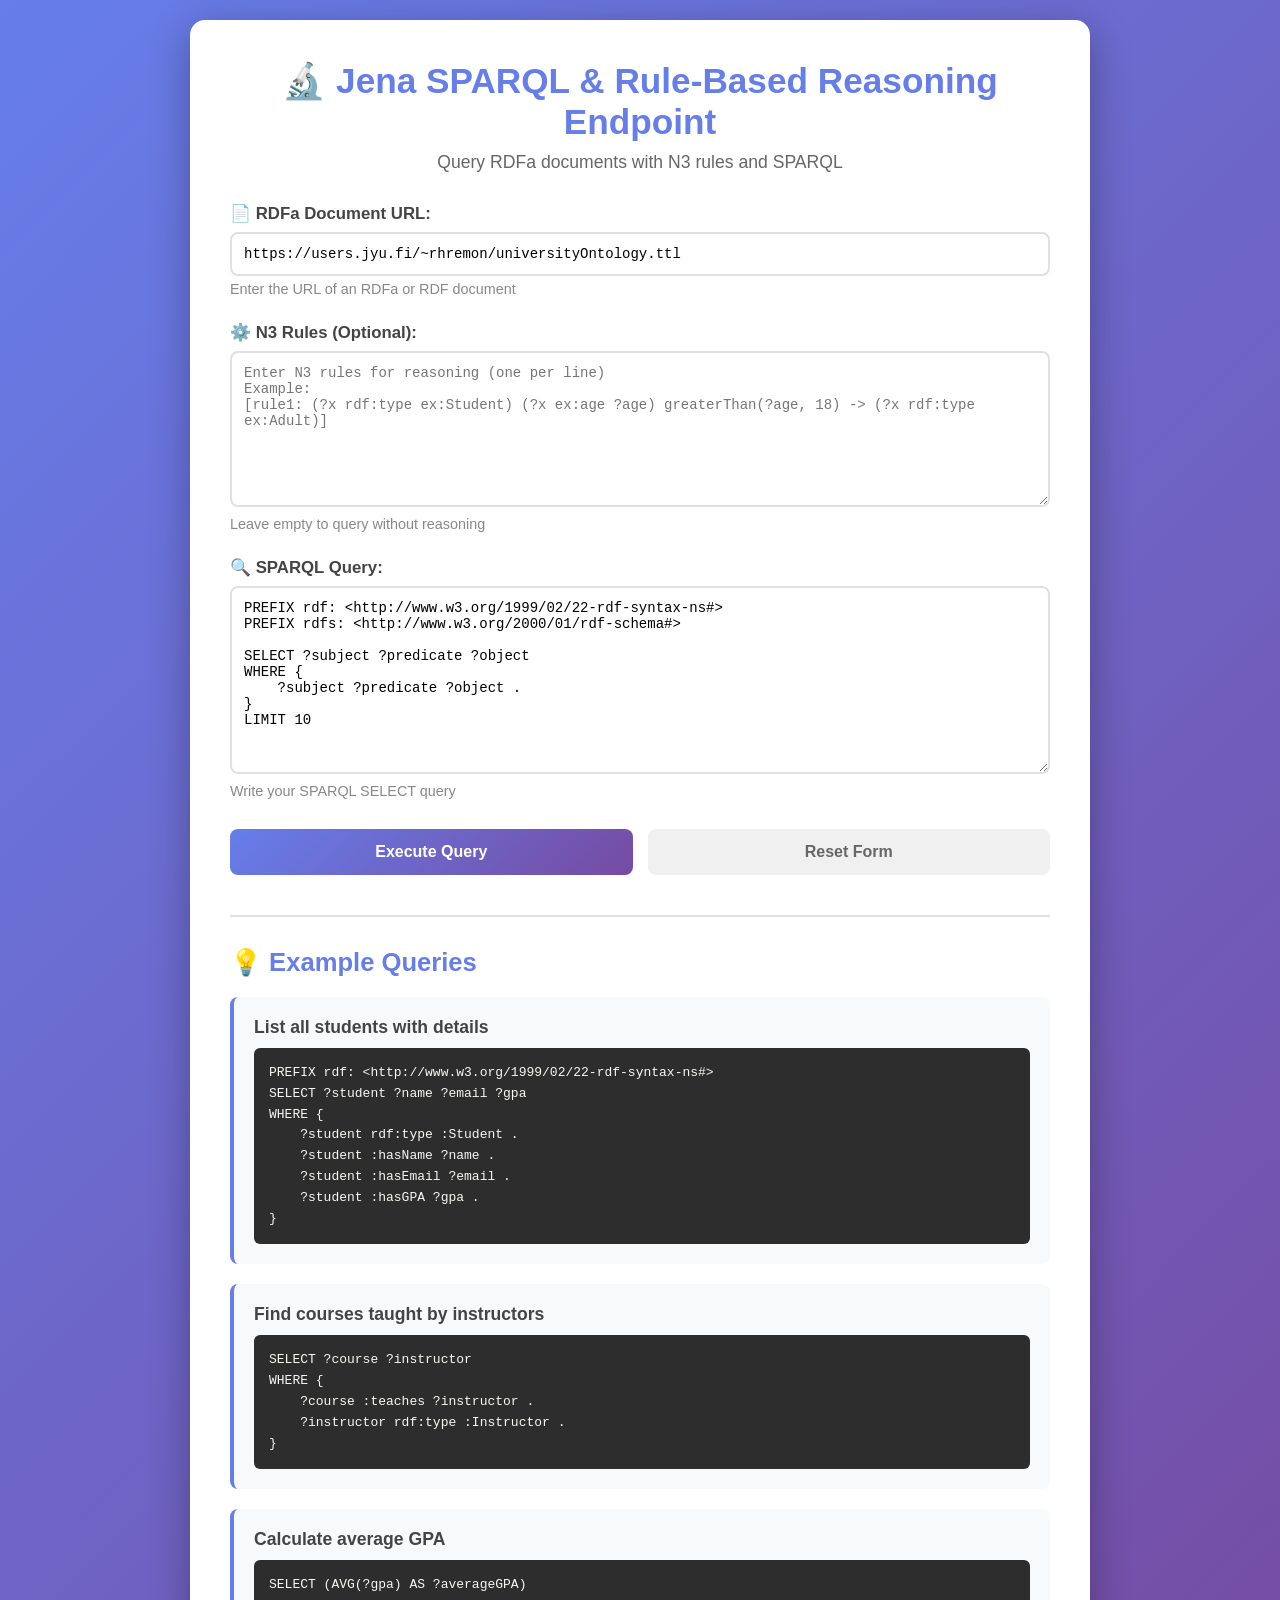
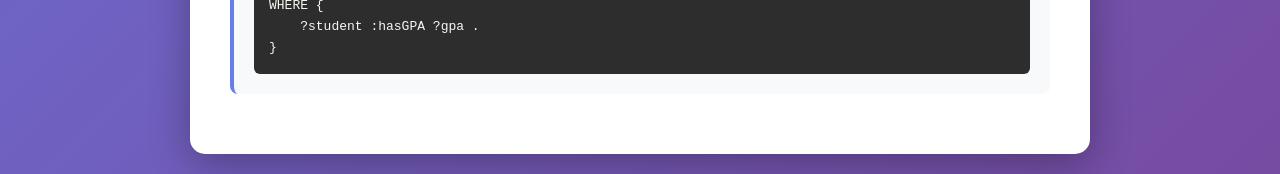
<file: semantic-technologies/semifinal-university/jena-rdfa-endpoint/index.html>
<!DOCTYPE html>
<html lang="en">
<head>
    <meta charset="UTF-8">
    <meta name="viewport" content="width=device-width, initial-scale=1.0">
    <title>Jena SPARQL & Rule-Based Reasoning Endpoint</title>
    <link rel="stylesheet" href="styles.css">
</head>
<body>
    <div class="container">
        <h1>🔬 Jena SPARQL & Rule-Based Reasoning Endpoint</h1>
        <p class="subtitle">Query RDFa documents with N3 rules and SPARQL</p>

        <form action="JenaRDFaEndpointServlet" method="post">
            
            <!-- RDFa URL Input -->
            <div class="form-group">
                <label for="rdfaUrl">📄 RDFa Document URL:</label>
                <input type="text" 
                       id="rdfaUrl" 
                       name="rdfaUrl" 
                       placeholder="https://users.jyu.fi/~olkhriye/universityOntology.ttl"
                       value="https://users.jyu.fi/~rhremon/universityOntology.ttl"
                       required>
                <small>Enter the URL of an RDFa or RDF document</small>
            </div>

            <!-- N3 Rules Input -->
            <div class="form-group">
                <label for="n3Rules">⚙️ N3 Rules (Optional):</label>
                <textarea id="n3Rules" 
                          name="n3Rules" 
                          rows="8" 
                          placeholder="Enter N3 rules for reasoning (one per line)
Example:
[rule1: (?x rdf:type ex:Student) (?x ex:age ?age) greaterThan(?age, 18) -> (?x rdf:type ex:Adult)]"></textarea>
                <small>Leave empty to query without reasoning</small>
            </div>

            <!-- SPARQL Query Input -->
            <div class="form-group">
                <label for="sparqlQuery">🔍 SPARQL Query:</label>
                <textarea id="sparqlQuery" 
                          name="sparqlQuery" 
                          rows="10" 
                          required 
                          placeholder="Enter your SPARQL query">PREFIX rdf: <http://www.w3.org/1999/02/22-rdf-syntax-ns#>
PREFIX rdfs: <http://www.w3.org/2000/01/rdf-schema#>

SELECT ?subject ?predicate ?object
WHERE {
    ?subject ?predicate ?object .
}
LIMIT 10</textarea>
                <small>Write your SPARQL SELECT query</small>
            </div>

            <!-- Submit Button -->
            <div class="form-actions">
                <button type="submit" class="btn btn-primary">Execute Query</button>
                <button type="reset" class="btn btn-secondary">Reset Form</button>
            </div>

        </form>

        <!-- Example Queries Section -->
        <div class="examples">
            <h2>💡 Example Queries</h2>
            
            <div class="example-card">
                <h3>List all students with details</h3>
                <pre>PREFIX rdf: &lt;http://www.w3.org/1999/02/22-rdf-syntax-ns#&gt;
SELECT ?student ?name ?email ?gpa
WHERE {
    ?student rdf:type :Student .
    ?student :hasName ?name .
    ?student :hasEmail ?email .
    ?student :hasGPA ?gpa .
}</pre>
            </div>

            <div class="example-card">
                <h3>Find courses taught by instructors</h3>
                <pre>SELECT ?course ?instructor
WHERE {
    ?course :teaches ?instructor .
    ?instructor rdf:type :Instructor .
}</pre>
            </div>

            <div class="example-card">
                <h3>Calculate average GPA</h3>
                <pre>SELECT (AVG(?gpa) AS ?averageGPA)
WHERE {
    ?student :hasGPA ?gpa .
}</pre>
            </div>
        </div>
    </div>
</body>
</html>
</file>
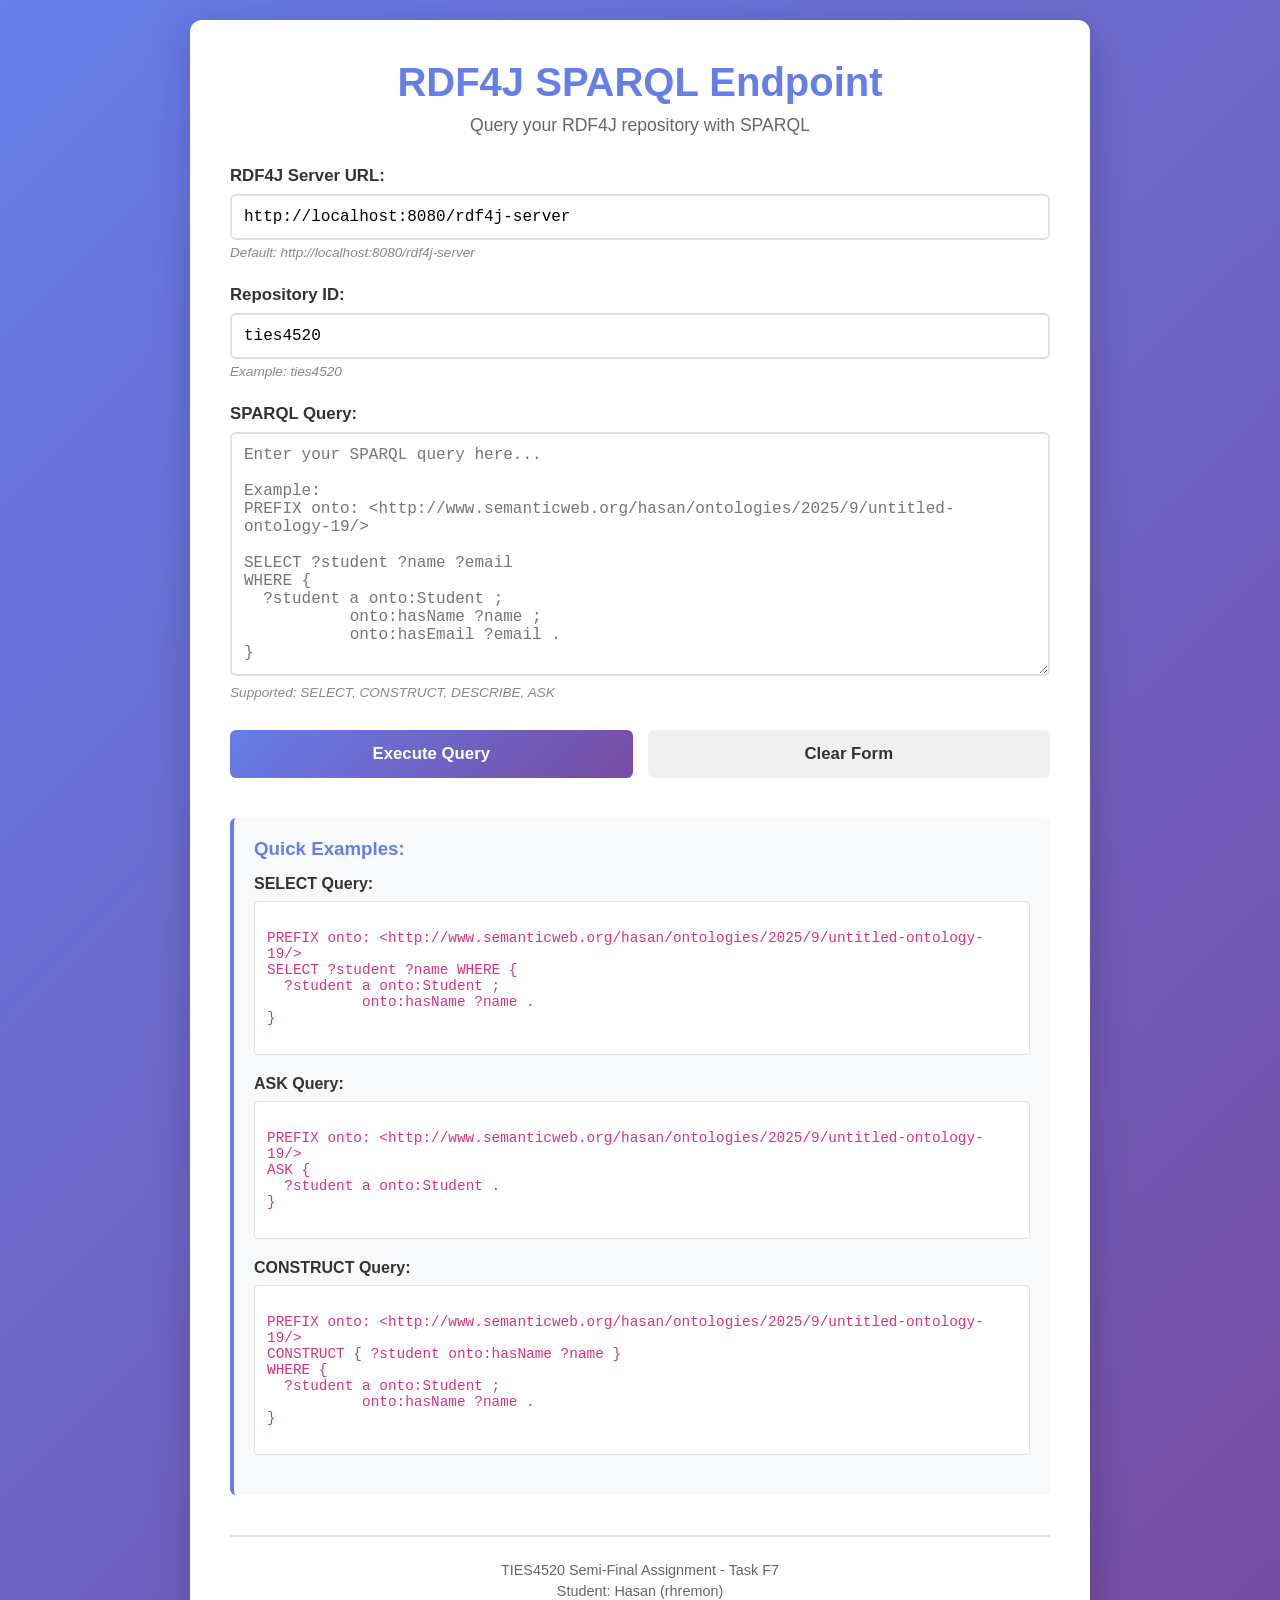
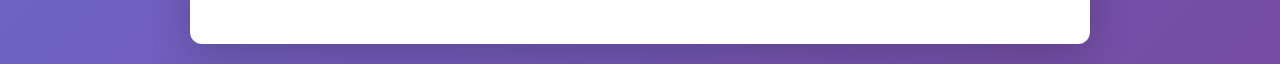
<file: semantic-technologies/semifinal-university/rdf4j-sparql-endpoint/index.html>
<!DOCTYPE html>
<html lang="en">
<head>
    <meta charset="UTF-8">
    <meta name="viewport" content="width=device-width, initial-scale=1.0">
    <title>RDF4J SPARQL Endpoint</title>
    <link rel="stylesheet" type="text/css" href="styles.css">
</head>
<body>
    <div class="container">
        <h1>RDF4J SPARQL Endpoint</h1>
        <p class="subtitle">Query your RDF4J repository with SPARQL</p>
        
        <form action="query" method="post">
            <div class="form-group">
                <label for="serverURL">RDF4J Server URL:</label>
                <input type="text" 
                       id="serverURL" 
                       name="serverURL" 
                       value="http://localhost:8080/rdf4j-server" 
                       required>
                <span class="hint">Default: http://localhost:8080/rdf4j-server</span>
            </div>
            
            <div class="form-group">
                <label for="repositoryID">Repository ID:</label>
                <input type="text" 
                       id="repositoryID" 
                       name="repositoryID" 
                       value="ties4520" 
                       required>
                <span class="hint">Example: ties4520</span>
            </div>
            
            <div class="form-group">
                <label for="sparqlQuery">SPARQL Query:</label>
                <textarea id="sparqlQuery" 
                          name="sparqlQuery" 
                          rows="12" 
                          required
                          placeholder="Enter your SPARQL query here...&#10;&#10;Example:&#10;PREFIX onto: <http://www.semanticweb.org/hasan/ontologies/2025/9/untitled-ontology-19/>&#10;&#10;SELECT ?student ?name ?email&#10;WHERE {&#10;  ?student a onto:Student ;&#10;           onto:hasName ?name ;&#10;           onto:hasEmail ?email .&#10;}"></textarea>
                <span class="hint">Supported: SELECT, CONSTRUCT, DESCRIBE, ASK</span>
            </div>
            
            <div class="button-group">
                <button type="submit" class="btn-primary">Execute Query</button>
                <button type="reset" class="btn-secondary">Clear Form</button>
            </div>
        </form>
        
        <div class="info-box">
            <h3>Quick Examples:</h3>
            <div class="example">
                <strong>SELECT Query:</strong>
                <code>
PREFIX onto: &lt;http://www.semanticweb.org/hasan/ontologies/2025/9/untitled-ontology-19/&gt;
SELECT ?student ?name WHERE {
  ?student a onto:Student ;
           onto:hasName ?name .
}
                </code>
            </div>
            
            <div class="example">
                <strong>ASK Query:</strong>
                <code>
PREFIX onto: &lt;http://www.semanticweb.org/hasan/ontologies/2025/9/untitled-ontology-19/&gt;
ASK {
  ?student a onto:Student .
}
                </code>
            </div>
            
            <div class="example">
                <strong>CONSTRUCT Query:</strong>
                <code>
PREFIX onto: &lt;http://www.semanticweb.org/hasan/ontologies/2025/9/untitled-ontology-19/&gt;
CONSTRUCT { ?student onto:hasName ?name }
WHERE {
  ?student a onto:Student ;
           onto:hasName ?name .
}
                </code>
            </div>
        </div>
        
        <footer>
            <p>TIES4520 Semi-Final Assignment - Task F7</p>
            <p>Student: Hasan (rhremon)</p>
        </footer>
    </div>
</body>
</html>
</file>
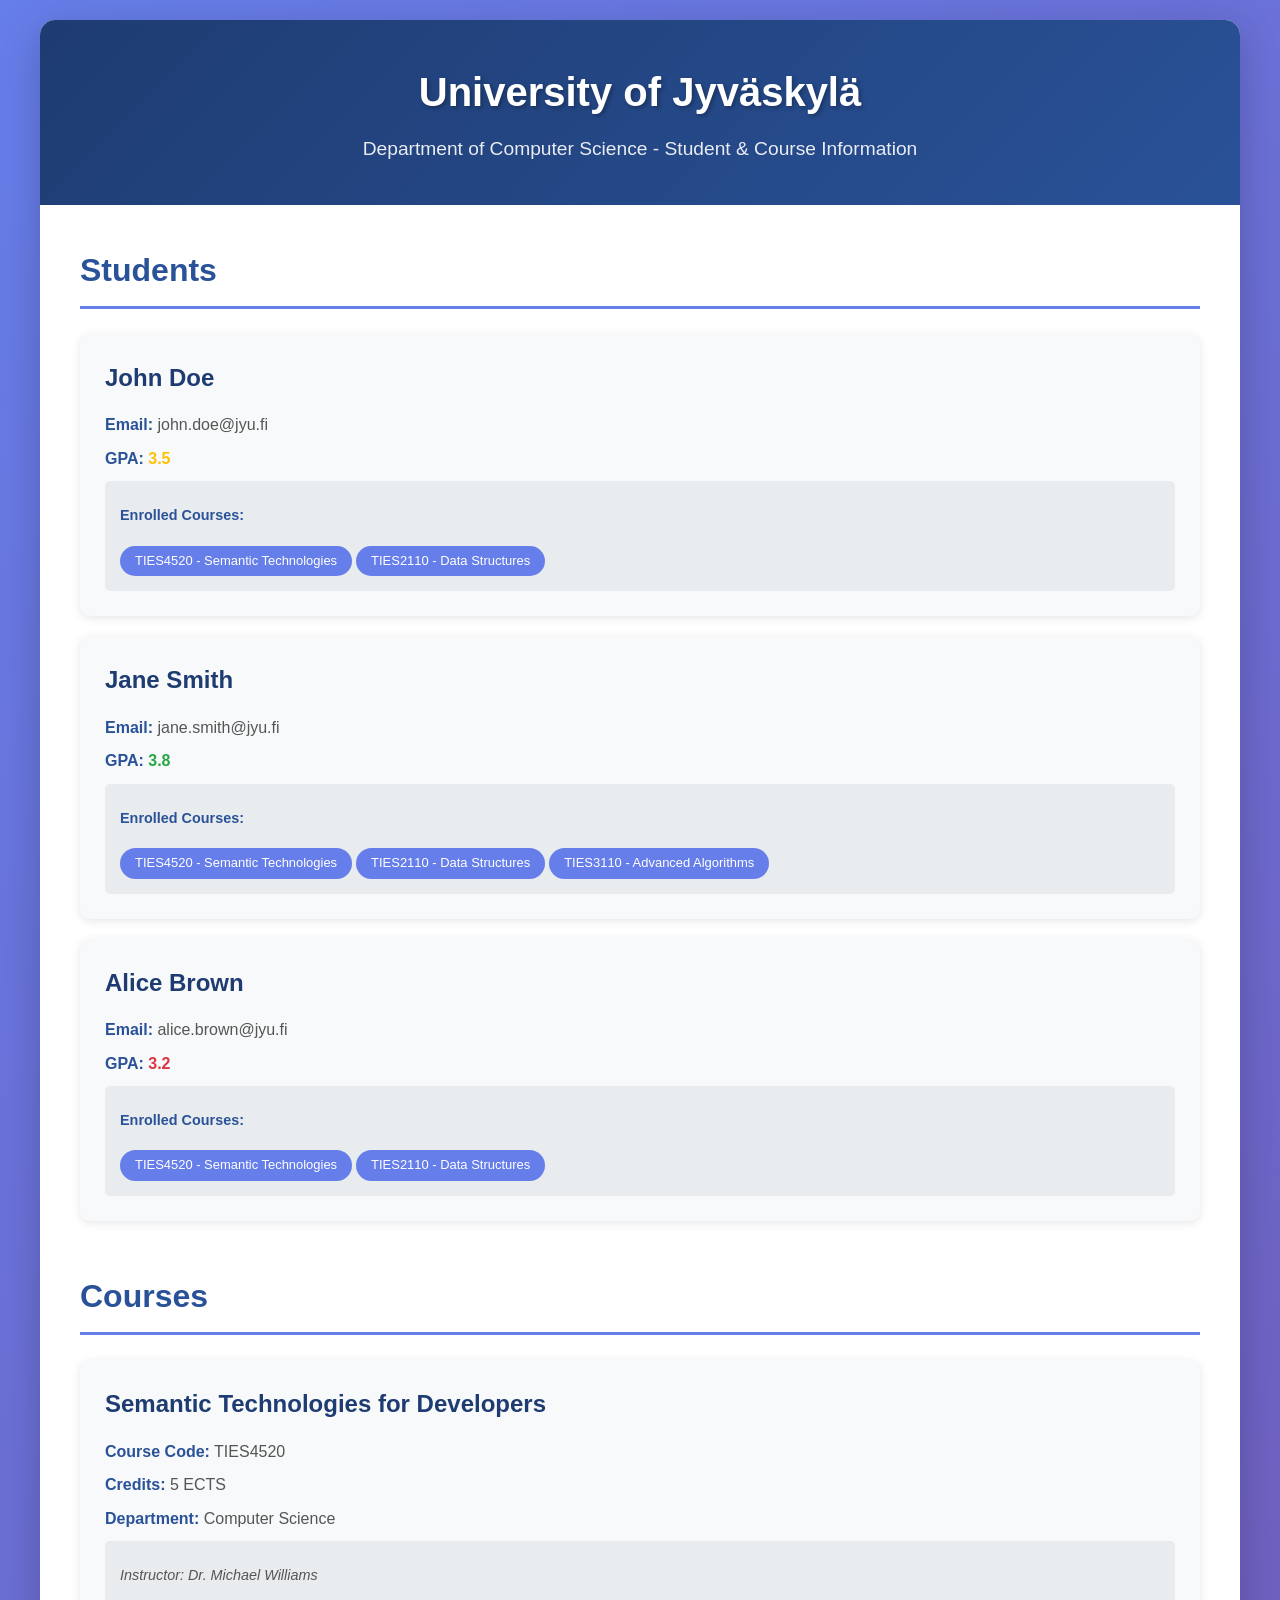
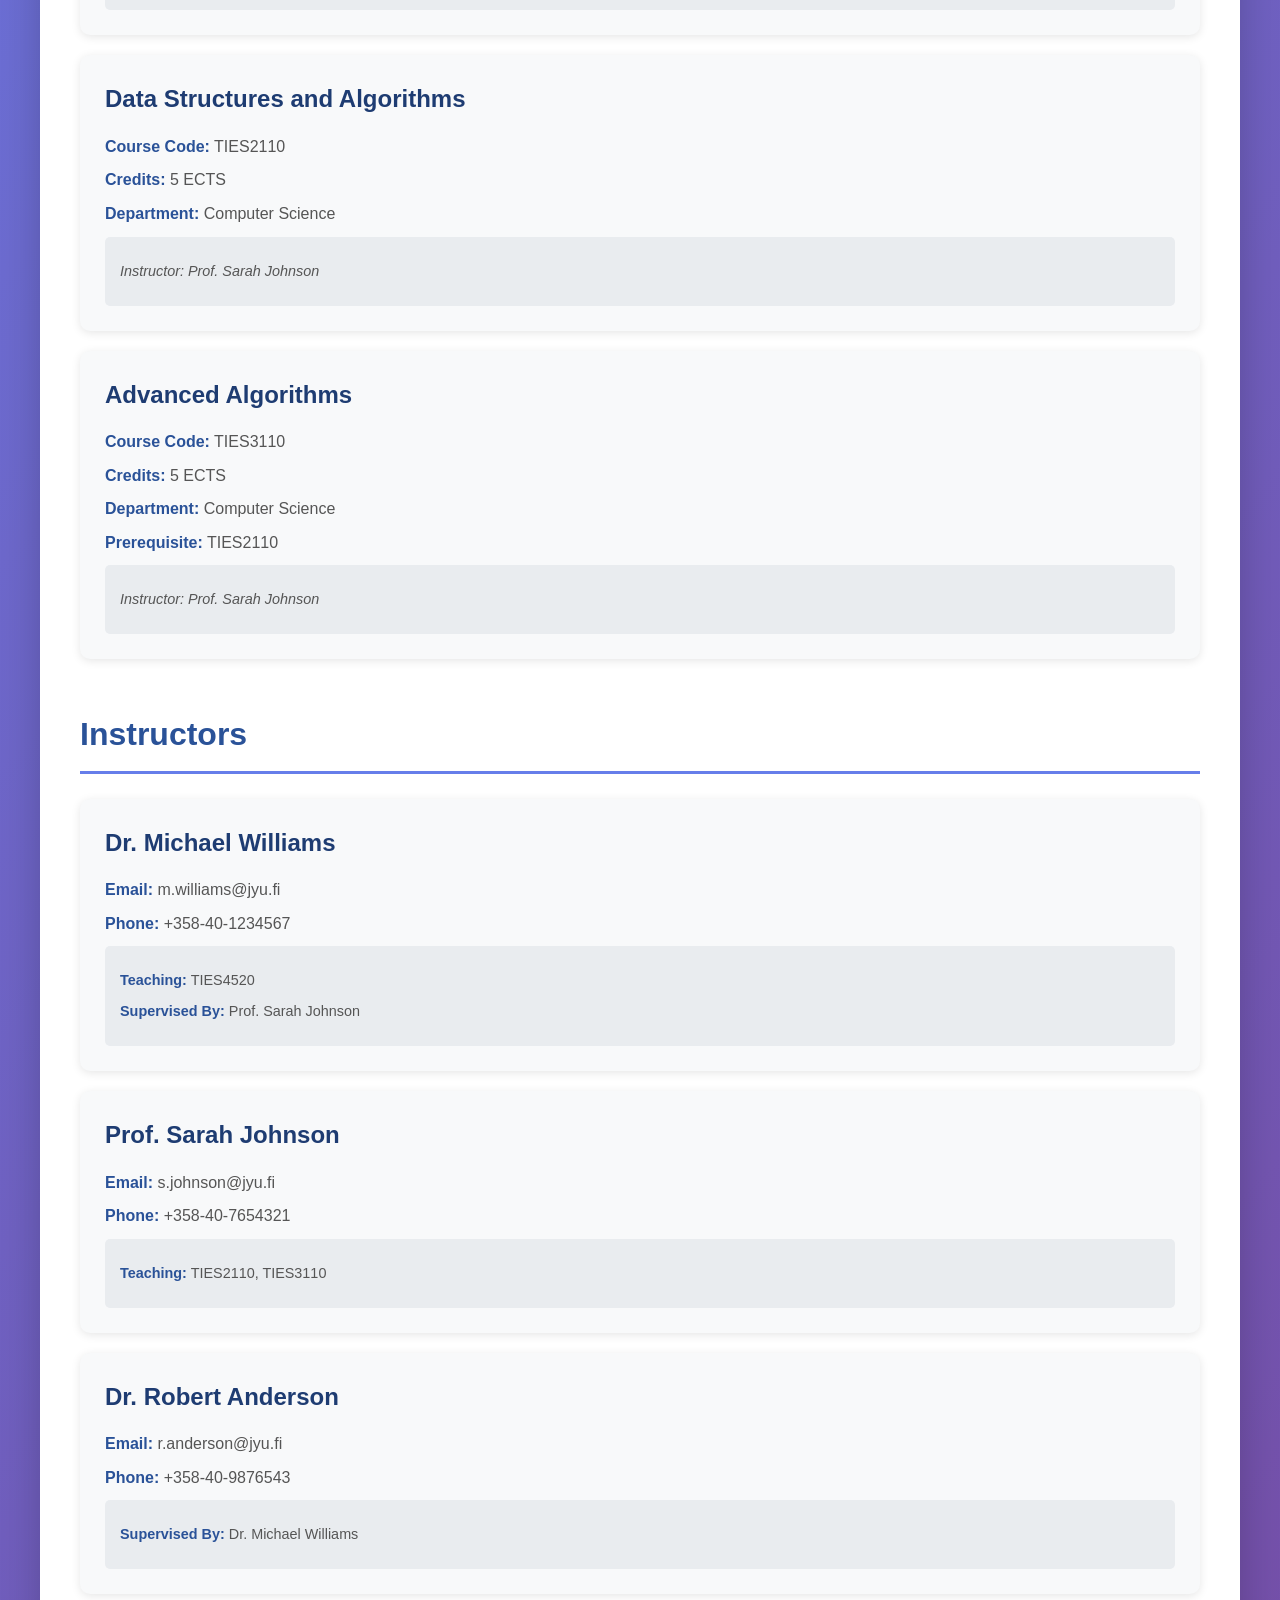
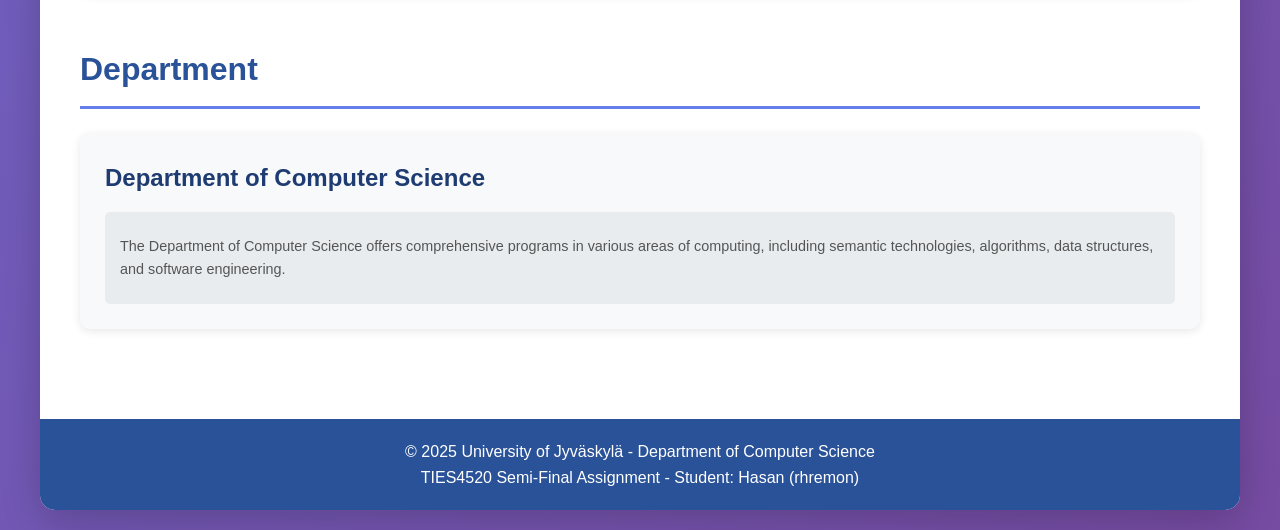
<file: semantic-technologies/semifinal-university/students.html>
<!DOCTYPE html>
<html lang="en">
<head>
    <meta charset="UTF-8">
    <meta name="viewport" content="width=device-width, initial-scale=1.0">
    <title>University of Jyväskylä - Computer Science Department</title>
    <style>
        * {
            margin: 0;
            padding: 0;
            box-sizing: border-box;
        }
        
        body {
            font-family: 'Segoe UI', Tahoma, Geneva, Verdana, sans-serif;
            background: linear-gradient(135deg, #667eea 0%, #764ba2 100%);
            padding: 20px;
            line-height: 1.6;
        }
        
        .container {
            max-width: 1200px;
            margin: 0 auto;
            background: white;
            border-radius: 15px;
            box-shadow: 0 10px 40px rgba(0,0,0,0.2);
            overflow: hidden;
        }
        
        header {
            background: linear-gradient(135deg, #1e3c72 0%, #2a5298 100%);
            color: white;
            padding: 40px;
            text-align: center;
        }
        
        header h1 {
            font-size: 2.5em;
            margin-bottom: 10px;
            text-shadow: 2px 2px 4px rgba(0,0,0,0.3);
        }
        
        header p {
            font-size: 1.2em;
            opacity: 0.9;
        }
        
        .content {
            padding: 40px;
        }
        
        section {
            margin-bottom: 50px;
        }
        
        section h2 {
            color: #2a5298;
            font-size: 2em;
            margin-bottom: 25px;
            padding-bottom: 10px;
            border-bottom: 3px solid #667eea;
        }
        
        .card {
            background: #f8f9fa;
            border-radius: 10px;
            padding: 25px;
            margin-bottom: 20px;
            box-shadow: 0 2px 10px rgba(0,0,0,0.1);
            transition: transform 0.3s, box-shadow 0.3s;
        }
        
        .card:hover {
            transform: translateY(-5px);
            box-shadow: 0 5px 20px rgba(0,0,0,0.15);
        }
        
        .card h3 {
            color: #1e3c72;
            font-size: 1.5em;
            margin-bottom: 15px;
        }
        
        .card p {
            margin: 8px 0;
            color: #555;
        }
        
        .card strong {
            color: #2a5298;
        }
        
        .badge {
            display: inline-block;
            padding: 5px 15px;
            background: #667eea;
            color: white;
            border-radius: 20px;
            font-size: 0.9em;
            margin-top: 10px;
        }
        
        .gpa-high {
            color: #28a745;
            font-weight: bold;
        }
        
        .gpa-medium {
            color: #ffc107;
            font-weight: bold;
        }
        
        .gpa-low {
            color: #dc3545;
            font-weight: bold;
        }
        
        footer {
            background: #2a5298;
            color: white;
            text-align: center;
            padding: 20px;
        }
        
        .metadata {
            background: #e9ecef;
            padding: 15px;
            border-radius: 5px;
            margin-top: 10px;
            font-size: 0.9em;
            color: #666;
        }
    </style>
</head>
<body>
    <div class="container">
        <header>
            <h1>University of Jyväskylä</h1>
            <p>Department of Computer Science - Student & Course Information</p>
        </header>
        
        <div class="content">
            <!-- Students Section -->
            <section id="students">
                <h2>Students</h2>
                
                <!-- Student 1: John Doe -->
                <div class="card">
                    <h3>John Doe</h3>
                    <p><strong>Email:</strong> john.doe@jyu.fi</p>
                    <p><strong>GPA:</strong> <span class="gpa-medium">3.5</span></p>
                    <div class="metadata">
                        <p><strong>Enrolled Courses:</strong></p>
                        <span class="badge">TIES4520 - Semantic Technologies</span>
                        <span class="badge">TIES2110 - Data Structures</span>
                    </div>
                </div>
                
                <!-- Student 2: Jane Smith -->
                <div class="card">
                    <h3>Jane Smith</h3>
                    <p><strong>Email:</strong> jane.smith@jyu.fi</p>
                    <p><strong>GPA:</strong> <span class="gpa-high">3.8</span></p>
                    <div class="metadata">
                        <p><strong>Enrolled Courses:</strong></p>
                        <span class="badge">TIES4520 - Semantic Technologies</span>
                        <span class="badge">TIES2110 - Data Structures</span>
                        <span class="badge">TIES3110 - Advanced Algorithms</span>
                    </div>
                </div>
                
                <!-- Student 3: Alice Brown -->
                <div class="card">
                    <h3>Alice Brown</h3>
                    <p><strong>Email:</strong> alice.brown@jyu.fi</p>
                    <p><strong>GPA:</strong> <span class="gpa-low">3.2</span></p>
                    <div class="metadata">
                        <p><strong>Enrolled Courses:</strong></p>
                        <span class="badge">TIES4520 - Semantic Technologies</span>
                        <span class="badge">TIES2110 - Data Structures</span>
                    </div>
                </div>
            </section>
            
            <!-- Courses Section -->
            <section id="courses">
                <h2>Courses</h2>
                
                <!-- Course 1: TIES4520 -->
                <div class="card">
                    <h3>Semantic Technologies for Developers</h3>
                    <p><strong>Course Code:</strong> TIES4520</p>
                    <p><strong>Credits:</strong> 5 ECTS</p>
                    <p><strong>Department:</strong> Computer Science</p>
                    <div class="metadata">
                        <p><em>Instructor: Dr. Michael Williams</em></p>
                    </div>
                </div>
                
                <!-- Course 2: Data Structures -->
                <div class="card">
                    <h3>Data Structures and Algorithms</h3>
                    <p><strong>Course Code:</strong> TIES2110</p>
                    <p><strong>Credits:</strong> 5 ECTS</p>
                    <p><strong>Department:</strong> Computer Science</p>
                    <div class="metadata">
                        <p><em>Instructor: Prof. Sarah Johnson</em></p>
                    </div>
                </div>
                
                <!-- Course 3: Advanced Algorithms -->
                <div class="card">
                    <h3>Advanced Algorithms</h3>
                    <p><strong>Course Code:</strong> TIES3110</p>
                    <p><strong>Credits:</strong> 5 ECTS</p>
                    <p><strong>Department:</strong> Computer Science</p>
                    <p><strong>Prerequisite:</strong> TIES2110</p>
                    <div class="metadata">
                        <p><em>Instructor: Prof. Sarah Johnson</em></p>
                    </div>
                </div>
            </section>
            
            <!-- Instructors Section -->
            <section id="instructors">
                <h2>Instructors</h2>
                
                <!-- Instructor 1: Dr. Williams -->
                <div class="card">
                    <h3>Dr. Michael Williams</h3>
                    <p><strong>Email:</strong> m.williams@jyu.fi</p>
                    <p><strong>Phone:</strong> +358-40-1234567</p>
                    <div class="metadata">
                        <p><strong>Teaching:</strong> TIES4520</p>
                        <p><strong>Supervised By:</strong> Prof. Sarah Johnson</p>
                    </div>
                </div>
                
                <!-- Instructor 2: Prof. Johnson -->
                <div class="card">
                    <h3>Prof. Sarah Johnson</h3>
                    <p><strong>Email:</strong> s.johnson@jyu.fi</p>
                    <p><strong>Phone:</strong> +358-40-7654321</p>
                    <div class="metadata">
                        <p><strong>Teaching:</strong> TIES2110, TIES3110</p>
                    </div>
                </div>
                
                <!-- Instructor 3: Dr. Anderson -->
                <div class="card">
                    <h3>Dr. Robert Anderson</h3>
                    <p><strong>Email:</strong> r.anderson@jyu.fi</p>
                    <p><strong>Phone:</strong> +358-40-9876543</p>
                    <div class="metadata">
                        <p><strong>Supervised By:</strong> Dr. Michael Williams</p>
                    </div>
                </div>
            </section>
            
            <!-- Department Section -->
            <section id="department">
                <h2>Department</h2>
                
                <div class="card">
                    <h3>Department of Computer Science</h3>
                    <div class="metadata">
                        <p>The Department of Computer Science offers comprehensive programs in various areas of computing,
                        including semantic technologies, algorithms, data structures, and software engineering.</p>
                    </div>
                </div>
            </section>
        </div>
        
        <footer>
            <p>&copy; 2025 University of Jyväskylä - Department of Computer Science</p>
            <p>TIES4520 Semi-Final Assignment - Student: Hasan (rhremon)</p>
        </footer>
    </div>
</body>
</html>
</file>
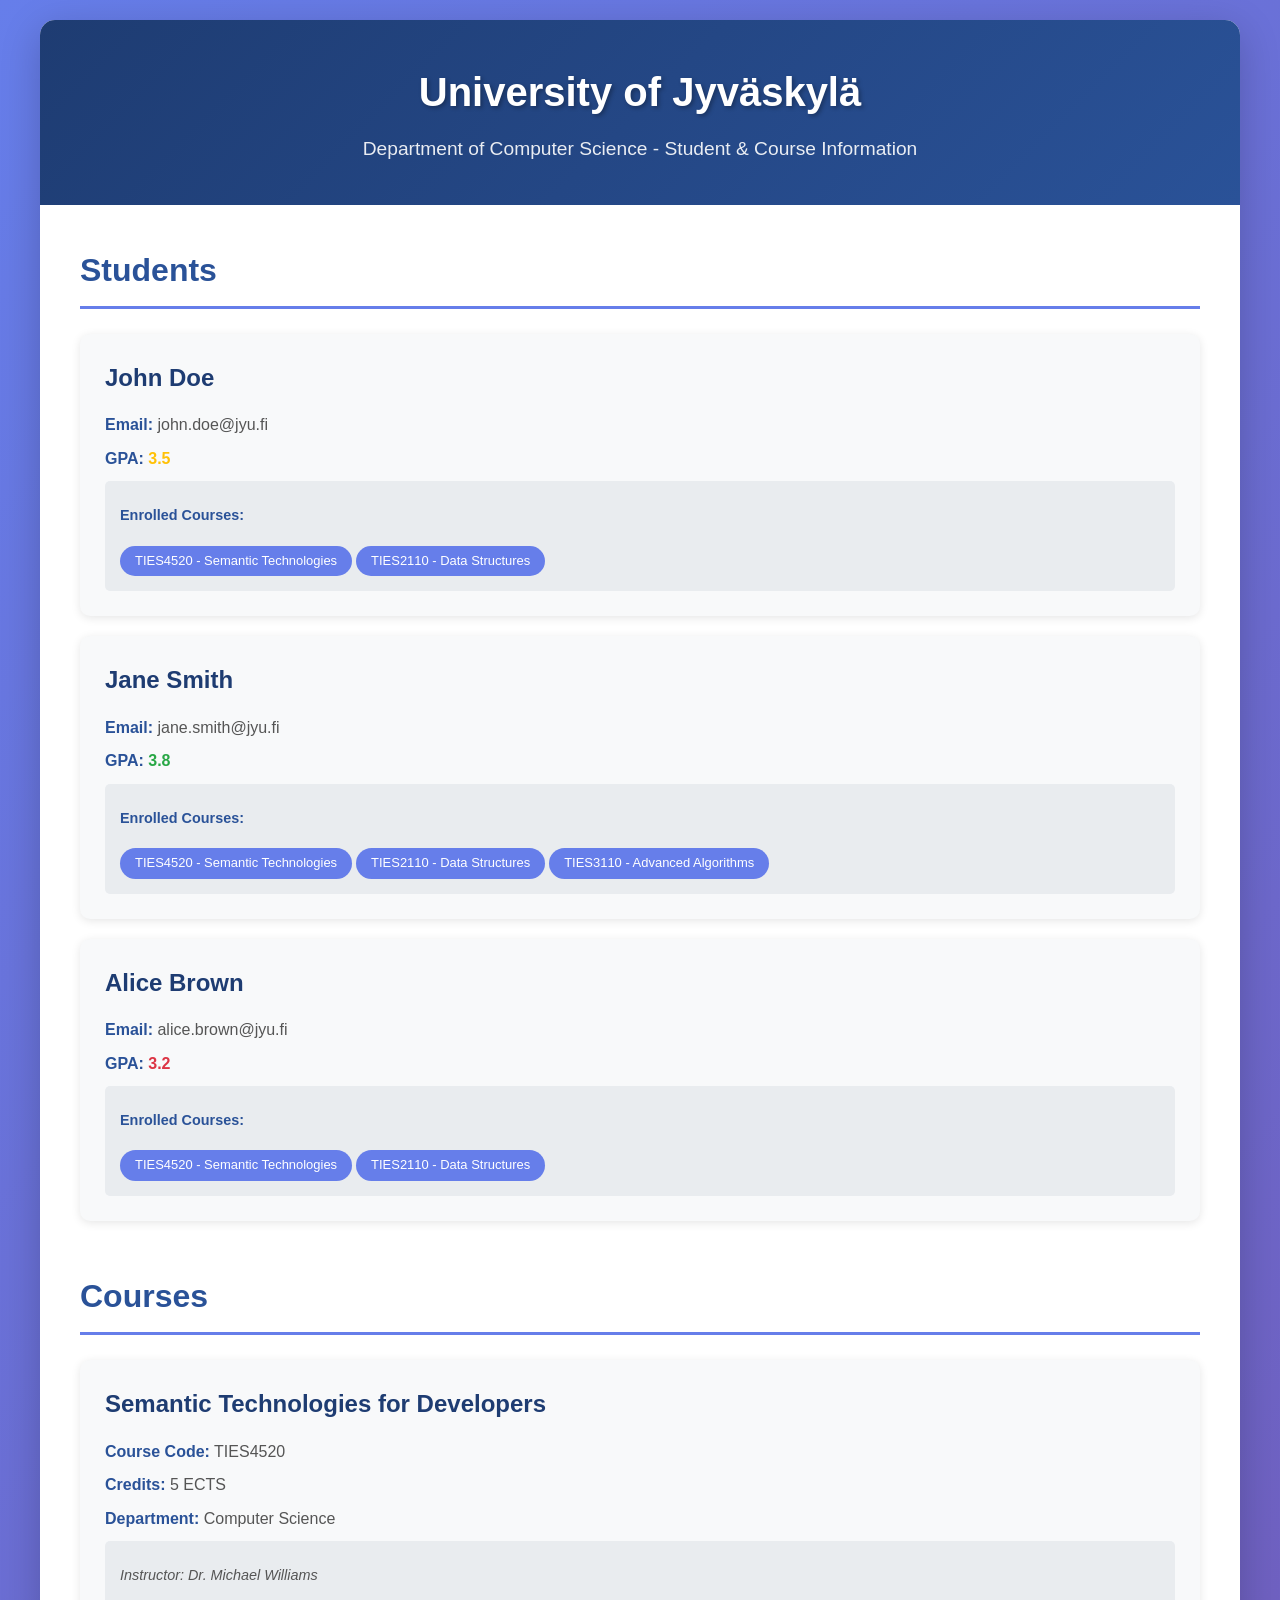
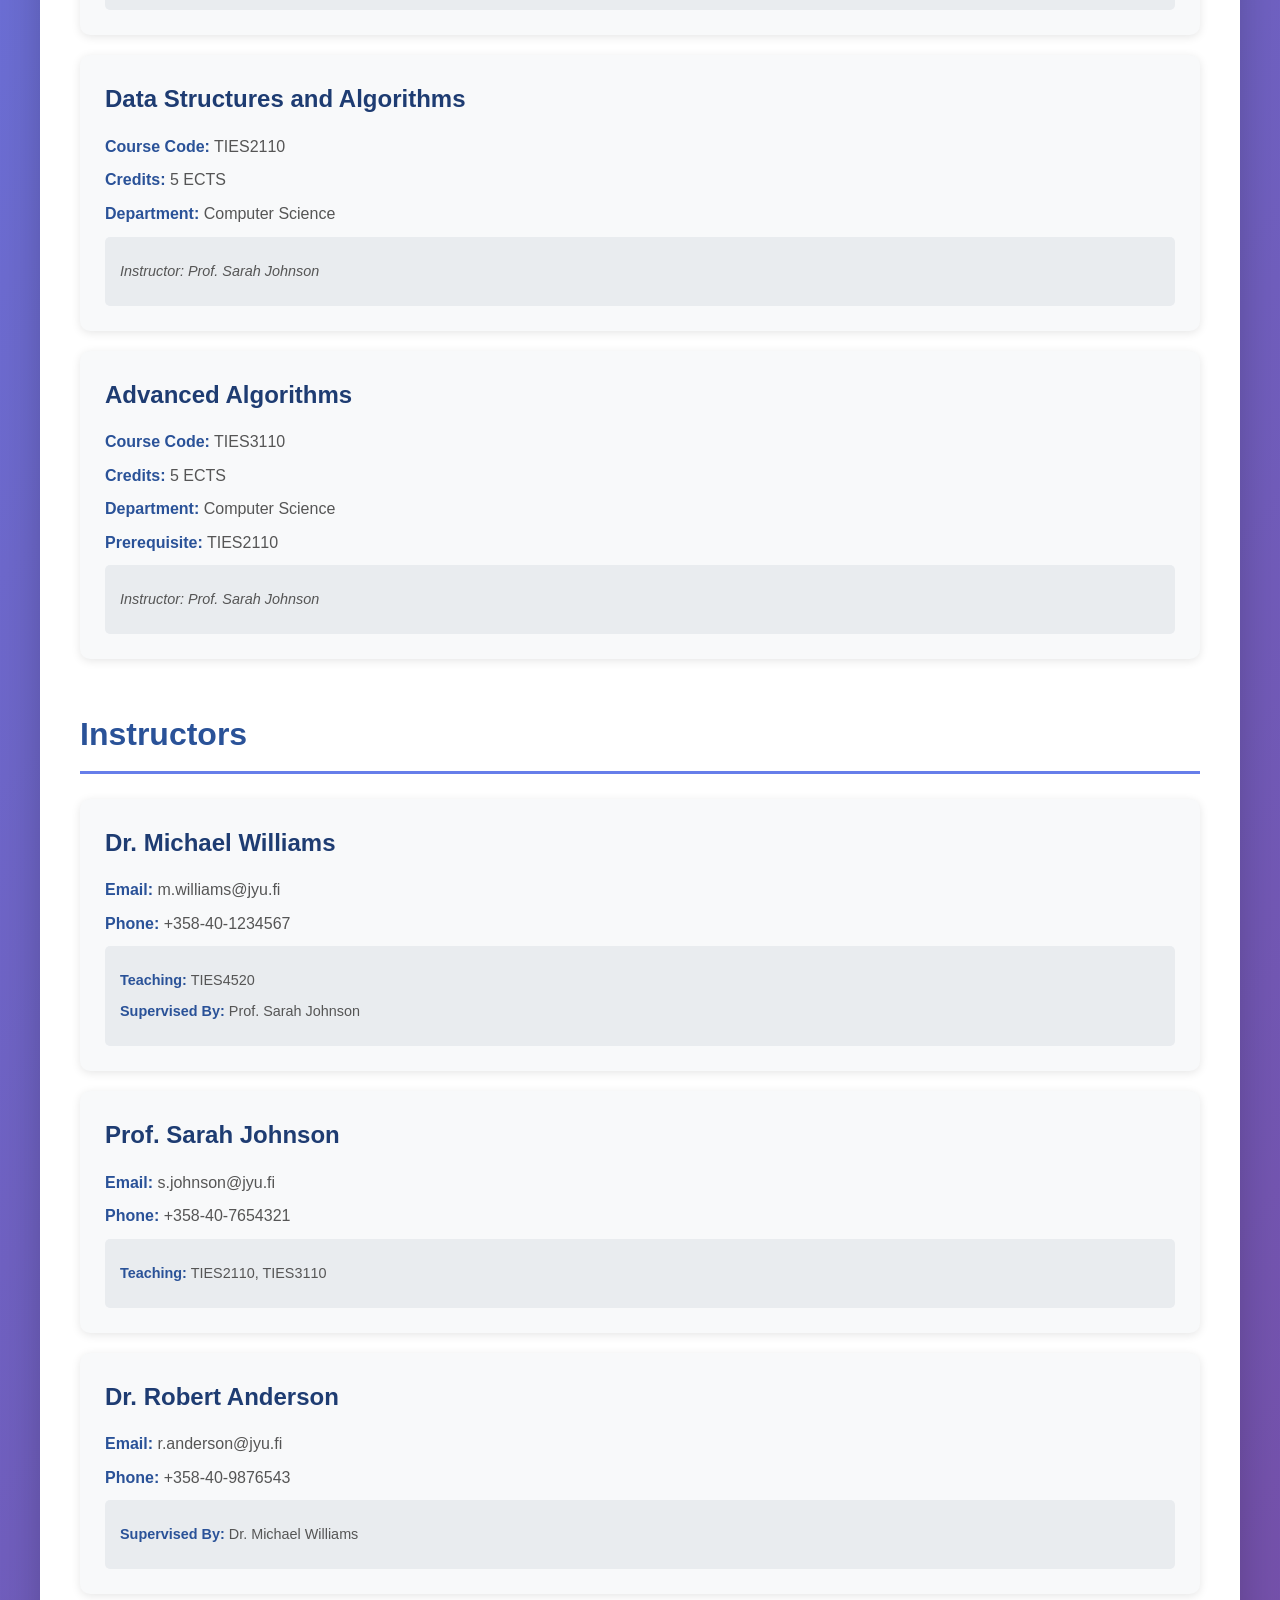
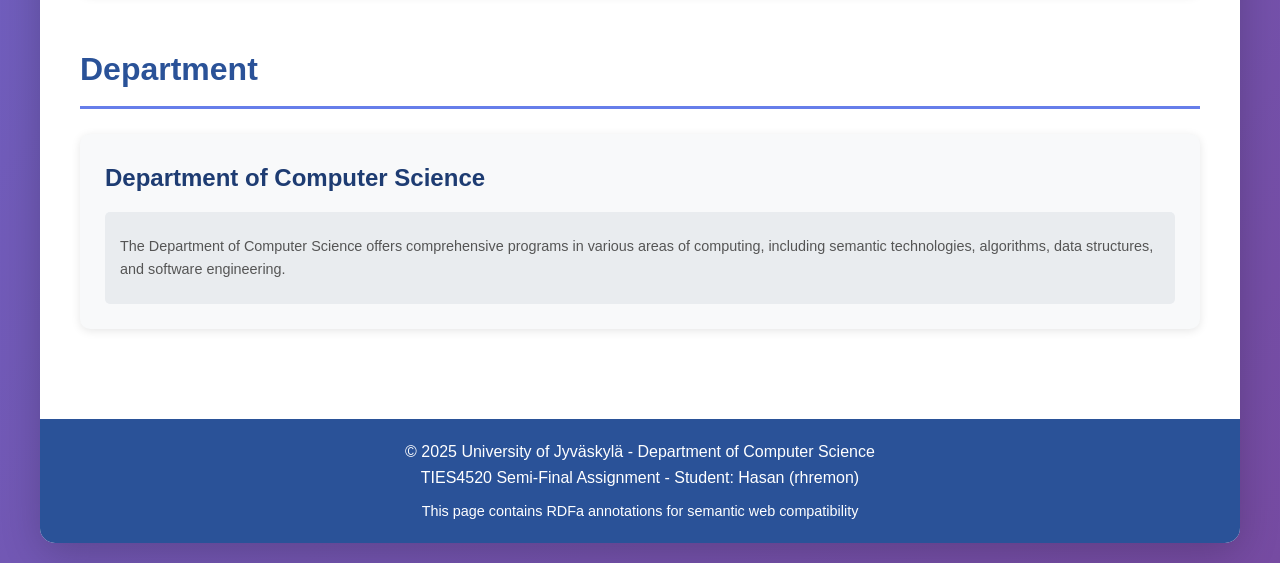
<file: semantic-technologies/semifinal-university/students_rdfa.html>
<!DOCTYPE html>
<html xmlns="http://www.w3.org/1999/xhtml"
      xmlns:rdf="http://www.w3.org/1999/02/22-rdf-syntax-ns#"
      xmlns:rdfs="http://www.w3.org/2000/01/rdf-schema#"
      xmlns:xsd="http://www.w3.org/2001/XMLSchema#">
<head>
    <meta charset="UTF-8">
    <title>University of Jyväskylä - Computer Science Department</title>
    <style>
        * {
            margin: 0;
            padding: 0;
            box-sizing: border-box;
        }
        
        body {
            font-family: 'Segoe UI', Tahoma, Geneva, Verdana, sans-serif;
            background: linear-gradient(135deg, #667eea 0%, #764ba2 100%);
            padding: 20px;
            line-height: 1.6;
        }
        
        .container {
            max-width: 1200px;
            margin: 0 auto;
            background: white;
            border-radius: 15px;
            box-shadow: 0 10px 40px rgba(0,0,0,0.2);
            overflow: hidden;
        }
        
        header {
            background: linear-gradient(135deg, #1e3c72 0%, #2a5298 100%);
            color: white;
            padding: 40px;
            text-align: center;
        }
        
        header h1 {
            font-size: 2.5em;
            margin-bottom: 10px;
            text-shadow: 2px 2px 4px rgba(0,0,0,0.3);
        }
        
        header p {
            font-size: 1.2em;
            opacity: 0.9;
        }
        
        .content {
            padding: 40px;
        }
        
        section {
            margin-bottom: 50px;
        }
        
        section h2 {
            color: #2a5298;
            font-size: 2em;
            margin-bottom: 25px;
            padding-bottom: 10px;
            border-bottom: 3px solid #667eea;
        }
        
        .card {
            background: #f8f9fa;
            border-radius: 10px;
            padding: 25px;
            margin-bottom: 20px;
            box-shadow: 0 2px 10px rgba(0,0,0,0.1);
            transition: transform 0.3s, box-shadow 0.3s;
        }
        
        .card:hover {
            transform: translateY(-5px);
            box-shadow: 0 5px 20px rgba(0,0,0,0.15);
        }
        
        .card h3 {
            color: #1e3c72;
            font-size: 1.5em;
            margin-bottom: 15px;
        }
        
        .card p {
            margin: 8px 0;
            color: #555;
        }
        
        .card strong {
            color: #2a5298;
        }
        
        .badge {
            display: inline-block;
            padding: 5px 15px;
            background: #667eea;
            color: white;
            border-radius: 20px;
            font-size: 0.9em;
            margin-top: 10px;
        }
        
        .gpa-high {
            color: #28a745;
            font-weight: bold;
        }
        
        .gpa-medium {
            color: #ffc107;
            font-weight: bold;
        }
        
        .gpa-low {
            color: #dc3545;
            font-weight: bold;
        }
        
        footer {
            background: #2a5298;
            color: white;
            text-align: center;
            padding: 20px;
        }
        
        .metadata {
            background: #e9ecef;
            padding: 15px;
            border-radius: 5px;
            margin-top: 10px;
            font-size: 0.9em;
            color: #666;
        }
    </style>
</head>
<body vocab="http://www.semanticweb.org/hasan/ontologies/2025/9/untitled-ontology-19/">
    <div class="container">
        <header>
            <h1>University of Jyväskylä</h1>
            <p>Department of Computer Science - Student & Course Information</p>
        </header>
        
        <div class="content">
            <!-- Students Section -->
            <section id="students">
                <h2>Students</h2>
                
                <!-- Student 1: John Doe -->
                <div class="card" typeof="Student" resource="#student_john_doe">
                    <h3 property="hasName">John Doe</h3>
                    <p><strong>Email:</strong> <span property="hasEmail">john.doe@jyu.fi</span></p>
                    <p><strong>GPA:</strong> <span property="hasGPA" datatype="xsd:double" class="gpa-medium">3.5</span></p>
                    <div class="metadata">
                        <p><strong>Enrolled Courses:</strong></p>
                        <span class="badge" property="enrolledIn" resource="#course_ties4520">TIES4520 - Semantic Technologies</span>
                        <span class="badge" property="enrolledIn" resource="#course_data_structures">TIES2110 - Data Structures</span>
                    </div>
                </div>
                
                <!-- Student 2: Jane Smith -->
                <div class="card" typeof="Student" resource="#student_jane_smith">
                    <h3 property="hasName">Jane Smith</h3>
                    <p><strong>Email:</strong> <span property="hasEmail">jane.smith@jyu.fi</span></p>
                    <p><strong>GPA:</strong> <span property="hasGPA" datatype="xsd:double" class="gpa-high">3.8</span></p>
                    <div class="metadata">
                        <p><strong>Enrolled Courses:</strong></p>
                        <span class="badge" property="enrolledIn" resource="#course_ties4520">TIES4520 - Semantic Technologies</span>
                        <span class="badge" property="enrolledIn" resource="#course_data_structures">TIES2110 - Data Structures</span>
                        <span class="badge" property="enrolledIn" resource="#course_algorithms">TIES3110 - Advanced Algorithms</span>
                    </div>
                </div>
                
                <!-- Student 3: Alice Brown -->
                <div class="card" typeof="Student" resource="#student_alice_brown">
                    <h3 property="hasName">Alice Brown</h3>
                    <p><strong>Email:</strong> <span property="hasEmail">alice.brown@jyu.fi</span></p>
                    <p><strong>GPA:</strong> <span property="hasGPA" datatype="xsd:double" class="gpa-low">3.2</span></p>
                    <div class="metadata">
                        <p><strong>Enrolled Courses:</strong></p>
                        <span class="badge" property="enrolledIn" resource="#course_ties4520">TIES4520 - Semantic Technologies</span>
                        <span class="badge" property="enrolledIn" resource="#course_data_structures">TIES2110 - Data Structures</span>
                    </div>
                </div>
            </section>
            
            <!-- Courses Section -->
            <section id="courses">
                <h2>Courses</h2>
                
                <!-- Course 1: TIES4520 -->
                <div class="card" typeof="Course" resource="#course_ties4520">
                    <h3 property="hasName">Semantic Technologies for Developers</h3>
                    <p><strong>Course Code:</strong> <span property="hasCode">TIES4520</span></p>
                    <p><strong>Credits:</strong> <span property="hasCredits" datatype="xsd:int">5</span> ECTS</p>
                    <p><strong>Department:</strong> <span property="belongsTo" resource="#department_cs">Computer Science</span></p>
                    <div class="metadata">
                        <p><em>Instructor: Dr. Michael Williams</em></p>
                    </div>
                </div>
                
                <!-- Course 2: Data Structures -->
                <div class="card" typeof="Course" resource="#course_data_structures">
                    <h3 property="hasName">Data Structures and Algorithms</h3>
                    <p><strong>Course Code:</strong> <span property="hasCode">TIES2110</span></p>
                    <p><strong>Credits:</strong> <span property="hasCredits" datatype="xsd:int">5</span> ECTS</p>
                    <p><strong>Department:</strong> <span property="belongsTo" resource="#department_cs">Computer Science</span></p>
                    <div class="metadata">
                        <p><em>Instructor: Prof. Sarah Johnson</em></p>
                    </div>
                </div>
                
                <!-- Course 3: Advanced Algorithms -->
                <div class="card" typeof="Course" resource="#course_algorithms">
                    <h3 property="hasName">Advanced Algorithms</h3>
                    <p><strong>Course Code:</strong> <span property="hasCode">TIES3110</span></p>
                    <p><strong>Credits:</strong> <span property="hasCredits" datatype="xsd:int">5</span> ECTS</p>
                    <p><strong>Department:</strong> <span property="belongsTo" resource="#department_cs">Computer Science</span></p>
                    <p><strong>Prerequisite:</strong> <span property="hasPrerequisite" resource="#course_data_structures">TIES2110</span></p>
                    <div class="metadata">
                        <p><em>Instructor: Prof. Sarah Johnson</em></p>
                    </div>
                </div>
            </section>
            
            <!-- Instructors Section -->
            <section id="instructors">
                <h2>Instructors</h2>
                
                <!-- Instructor 1: Dr. Williams -->
                <div class="card" typeof="Instructor" resource="#instructor_dr_williams">
                    <h3 property="hasName">Dr. Michael Williams</h3>
                    <p><strong>Email:</strong> <span property="hasEmail">m.williams@jyu.fi</span></p>
                    <p><strong>Phone:</strong> <span property="hasPhoneNumber">+358-40-1234567</span></p>
                    <div class="metadata">
                        <p><strong>Teaching:</strong> <span property="teaches" resource="#course_ties4520">TIES4520</span></p>
                        <p><strong>Supervised By:</strong> <span property="supervisedBy" resource="#instructor_prof_johnson">Prof. Sarah Johnson</span></p>
                    </div>
                </div>
                
                <!-- Instructor 2: Prof. Johnson -->
                <div class="card" typeof="Instructor" resource="#instructor_prof_johnson">
                    <h3 property="hasName">Prof. Sarah Johnson</h3>
                    <p><strong>Email:</strong> <span property="hasEmail">s.johnson@jyu.fi</span></p>
                    <p><strong>Phone:</strong> <span property="hasPhoneNumber">+358-40-7654321</span></p>
                    <div class="metadata">
                        <p><strong>Teaching:</strong> <span property="teaches" resource="#course_data_structures">TIES2110</span>, 
                        <span property="teaches" resource="#course_algorithms">TIES3110</span></p>
                    </div>
                </div>
                
                <!-- Instructor 3: Dr. Anderson -->
                <div class="card" typeof="Instructor" resource="#instructor_dr_anderson">
                    <h3 property="hasName">Dr. Robert Anderson</h3>
                    <p><strong>Email:</strong> <span property="hasEmail">r.anderson@jyu.fi</span></p>
                    <p><strong>Phone:</strong> <span property="hasPhoneNumber">+358-40-9876543</span></p>
                    <div class="metadata">
                        <p><strong>Supervised By:</strong> <span property="supervisedBy" resource="#instructor_dr_williams">Dr. Michael Williams</span></p>
                    </div>
                </div>
            </section>
            
            <!-- Department Section -->
            <section id="department">
                <h2>Department</h2>
                
                <div class="card" typeof="Department" resource="#department_cs">
                    <h3 property="hasName">Department of Computer Science</h3>
                    <div class="metadata">
                        <p>The Department of Computer Science offers comprehensive programs in various areas of computing,
                        including semantic technologies, algorithms, data structures, and software engineering.</p>
                    </div>
                </div>
            </section>
        </div>
        
        <footer>
            <p>&copy; 2025 University of Jyväskylä - Department of Computer Science</p>
            <p>TIES4520 Semi-Final Assignment - Student: Hasan (rhremon)</p>
            <p style="font-size: 0.9em; margin-top: 10px;">
                This page contains RDFa annotations for semantic web compatibility
            </p>
        </footer>
    </div>
</body>
</html>
</file>
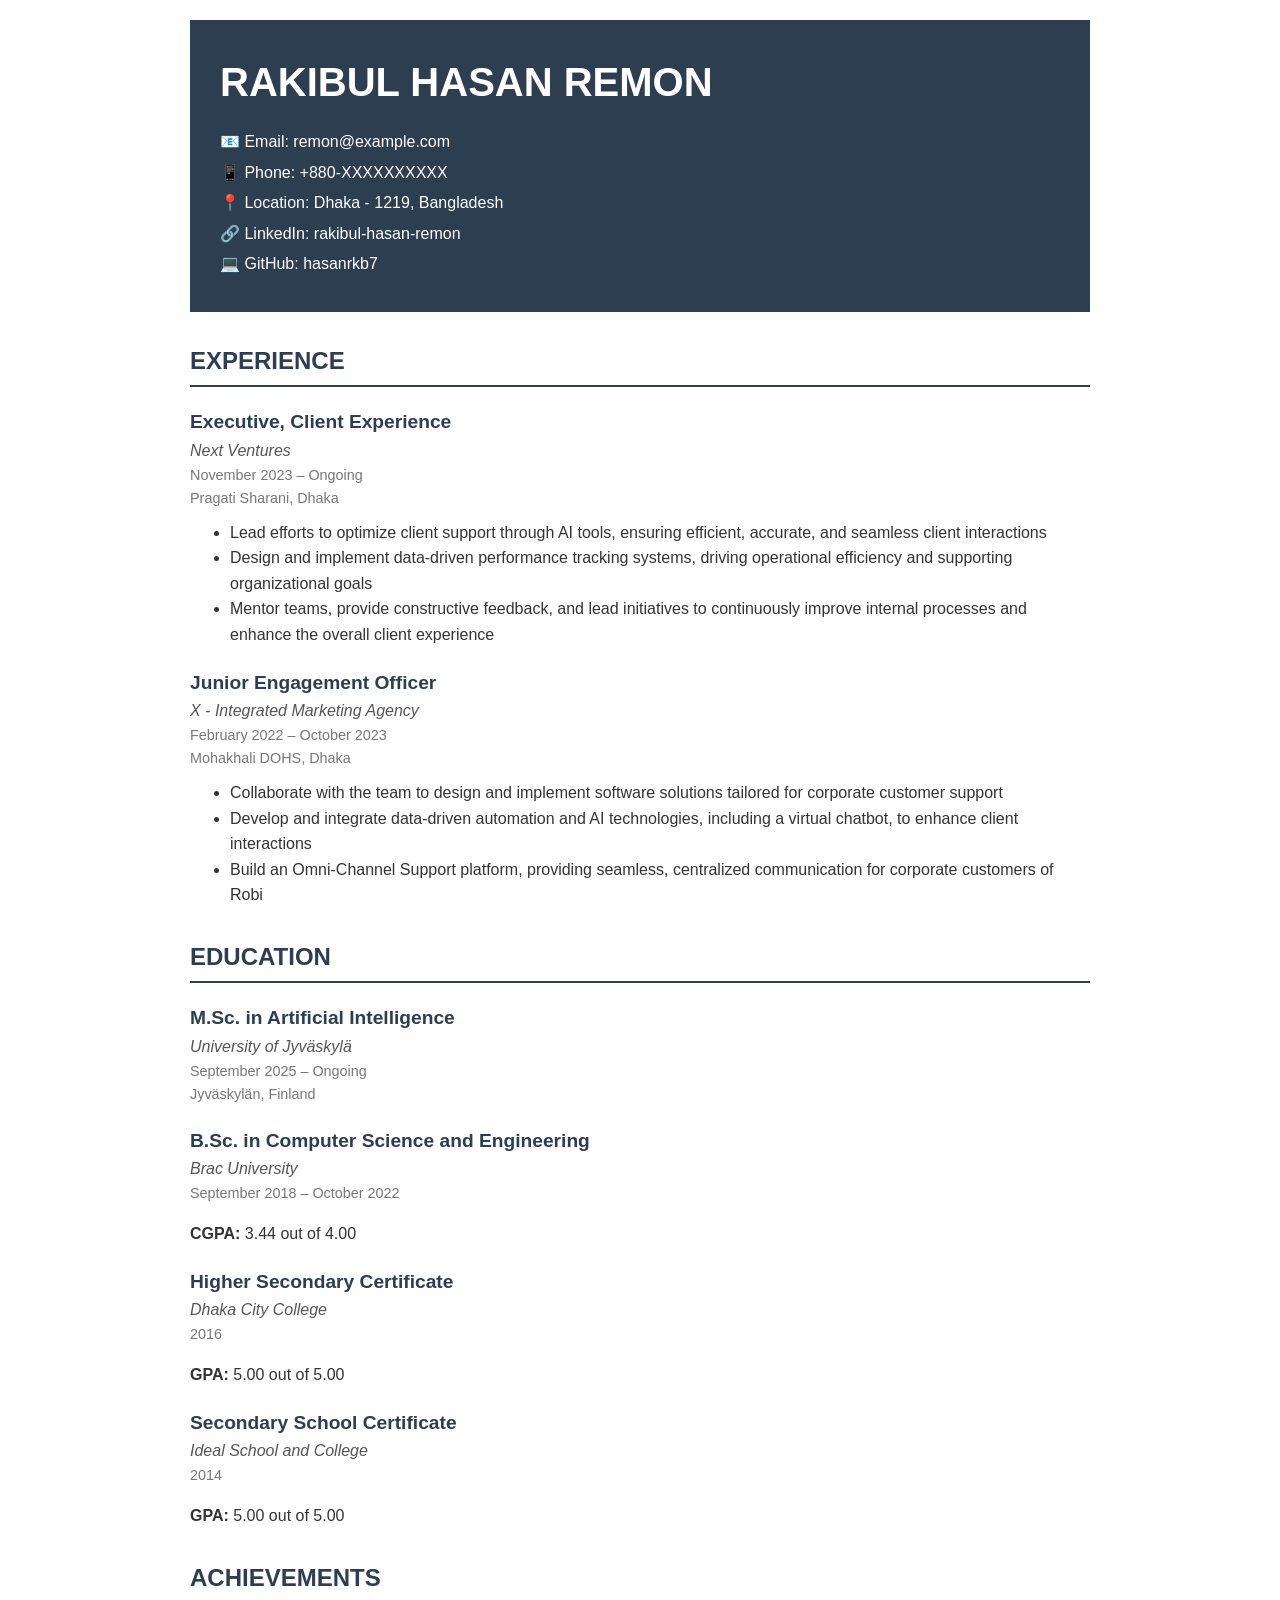
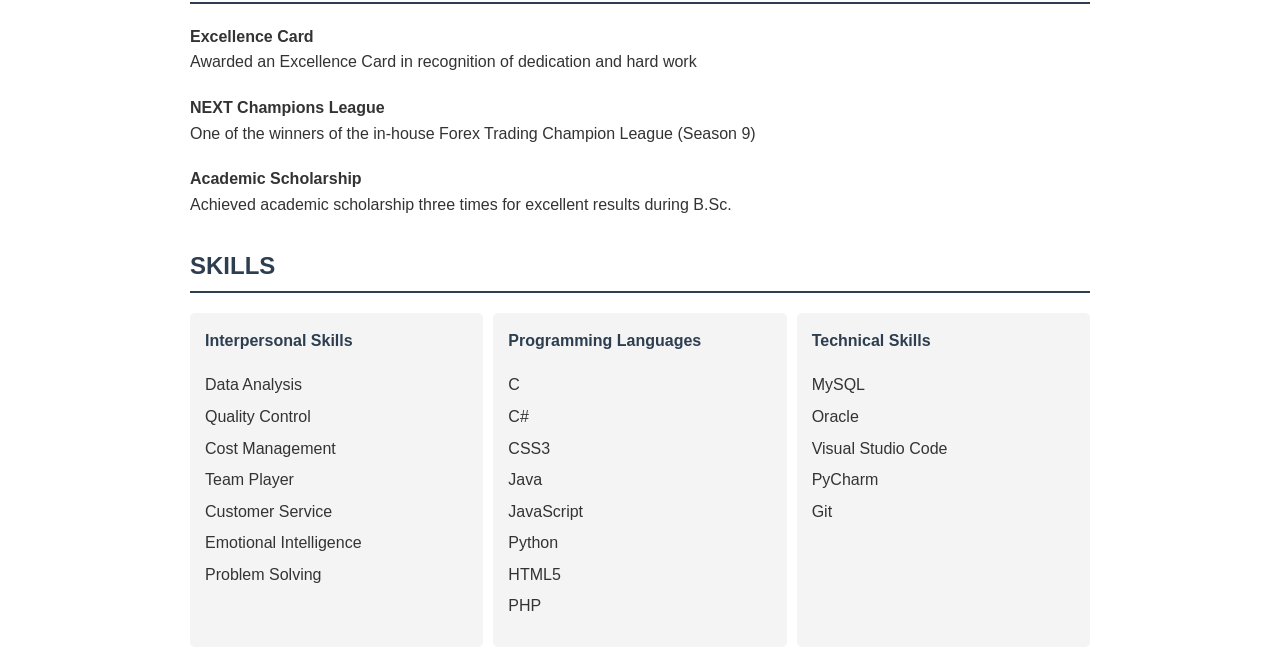
<file: semantic-technologies/task5-cv-as-linked-data/rakibul-hasan-cv.html>
<!DOCTYPE html>
<html lang="en">
<head>
    <meta charset="UTF-8">
    <meta name="viewport" content="width=device-width, initial-scale=1.0">
    <title>Rakibul Hasan Remon - CV</title>
    <style>
        body {
            font-family: Arial, sans-serif;
            max-width: 900px;
            margin: 0 auto;
            padding: 20px;
            line-height: 1.6;
            color: #333;
        }
        header {
            background-color: #2c3e50;
            color: white;
            padding: 30px;
            margin-bottom: 30px;
        }
        h1 {
            margin: 0;
            font-size: 2.5em;
        }
        .contact-info {
            margin-top: 15px;
        }
        .contact-info p {
            margin: 5px 0;
        }
        h2 {
            color: #2c3e50;
            border-bottom: 2px solid #2c3e50;
            padding-bottom: 5px;
            margin-top: 30px;
        }
        .job, .education-item, .achievement {
            margin-bottom: 20px;
        }
        .job-title, .degree {
            font-weight: bold;
            font-size: 1.2em;
            color: #2c3e50;
        }
        .organization {
            font-style: italic;
            color: #555;
        }
        .date {
            color: #777;
            font-size: 0.9em;
        }
        .location {
            color: #777;
            font-size: 0.9em;
        }
        ul {
            margin: 10px 0;
        }
        .skills-grid {
            display: grid;
            grid-template-columns: repeat(3, 1fr);
            gap: 10px;
            margin-top: 15px;
        }
        .skill-category {
            background-color: #f4f4f4;
            padding: 15px;
            border-radius: 5px;
        }
        .skill-category h3 {
            margin-top: 0;
            color: #2c3e50;
            font-size: 1em;
        }
        .skill-list {
            list-style: none;
            padding: 0;
        }
        .skill-list li {
            padding: 3px 0;
        }
    </style>
</head>
<body>
    <header>
        <h1>RAKIBUL HASAN REMON</h1>
        <div class="contact-info">
            <p>📧 Email: remon@example.com</p>
            <p>📱 Phone: +880-XXXXXXXXXX</p>
            <p>📍 Location: Dhaka - 1219, Bangladesh</p>
            <p>🔗 LinkedIn: rakibul-hasan-remon</p>
            <p>💻 GitHub: hasanrkb7</p>
        </div>
    </header>

    <section id="experience">
        <h2>EXPERIENCE</h2>
        
        <div class="job">
            <div class="job-title">Executive, Client Experience</div>
            <div class="organization">Next Ventures</div>
            <div class="date">November 2023 – Ongoing</div>
            <div class="location">Pragati Sharani, Dhaka</div>
            <ul>
                <li>Lead efforts to optimize client support through AI tools, ensuring efficient, accurate, and seamless client interactions</li>
                <li>Design and implement data-driven performance tracking systems, driving operational efficiency and supporting organizational goals</li>
                <li>Mentor teams, provide constructive feedback, and lead initiatives to continuously improve internal processes and enhance the overall client experience</li>
            </ul>
        </div>

        <div class="job">
            <div class="job-title">Junior Engagement Officer</div>
            <div class="organization">X - Integrated Marketing Agency</div>
            <div class="date">February 2022 – October 2023</div>
            <div class="location">Mohakhali DOHS, Dhaka</div>
            <ul>
                <li>Collaborate with the team to design and implement software solutions tailored for corporate customer support</li>
                <li>Develop and integrate data-driven automation and AI technologies, including a virtual chatbot, to enhance client interactions</li>
                <li>Build an Omni-Channel Support platform, providing seamless, centralized communication for corporate customers of Robi</li>
            </ul>
        </div>
    </section>

    <section id="education">
        <h2>EDUCATION</h2>
        
        <div class="education-item">
            <div class="degree">M.Sc. in Artificial Intelligence</div>
            <div class="organization">University of Jyväskylä</div>
            <div class="date">September 2025 – Ongoing</div>
            <div class="location">Jyväskylän, Finland</div>
        </div>

        <div class="education-item">
            <div class="degree">B.Sc. in Computer Science and Engineering</div>
            <div class="organization">Brac University</div>
            <div class="date">September 2018 – October 2022</div>
            <p><strong>CGPA:</strong> 3.44 out of 4.00</p>
        </div>

        <div class="education-item">
            <div class="degree">Higher Secondary Certificate</div>
            <div class="organization">Dhaka City College</div>
            <div class="date">2016</div>
            <p><strong>GPA:</strong> 5.00 out of 5.00</p>
        </div>

        <div class="education-item">
            <div class="degree">Secondary School Certificate</div>
            <div class="organization">Ideal School and College</div>
            <div class="date">2014</div>
            <p><strong>GPA:</strong> 5.00 out of 5.00</p>
        </div>
    </section>

    <section id="achievements">
        <h2>ACHIEVEMENTS</h2>
        
        <div class="achievement">
            <strong>Excellence Card</strong><br>
            Awarded an Excellence Card in recognition of dedication and hard work
        </div>

        <div class="achievement">
            <strong>NEXT Champions League</strong><br>
            One of the winners of the in-house Forex Trading Champion League (Season 9)
        </div>

        <div class="achievement">
            <strong>Academic Scholarship</strong><br>
            Achieved academic scholarship three times for excellent results during B.Sc.
        </div>
    </section>

    <section id="skills">
        <h2>SKILLS</h2>
        
        <div class="skills-grid">
            <div class="skill-category">
                <h3>Interpersonal Skills</h3>
                <ul class="skill-list">
                    <li>Data Analysis</li>
                    <li>Quality Control</li>
                    <li>Cost Management</li>
                    <li>Team Player</li>
                    <li>Customer Service</li>
                    <li>Emotional Intelligence</li>
                    <li>Problem Solving</li>
                </ul>
            </div>
            
            <div class="skill-category">
                <h3>Programming Languages</h3>
                <ul class="skill-list">
                    <li>C</li>
                    <li>C#</li>
                    <li>CSS3</li>
                    <li>Java</li>
                    <li>JavaScript</li>
                    <li>Python</li>
                    <li>HTML5</li>
                    <li>PHP</li>
                </ul>
            </div>
            
            <div class="skill-category">
                <h3>Technical Skills</h3>
                <ul class="skill-list">
                    <li>MySQL</li>
                    <li>Oracle</li>
                    <li>Visual Studio Code</li>
                    <li>PyCharm</li>
                    <li>Git</li>
                </ul>
            </div>
        </div>
    </section>
</body>
</html>
</file>
<file: semantic-technologies/semifinal-university/jena-rdfa-endpoint/styles.css>
* {
    margin: 0;
    padding: 0;
    box-sizing: border-box;
}

body {
    font-family: 'Segoe UI', Tahoma, Geneva, Verdana, sans-serif;
    background: linear-gradient(135deg, #667eea 0%, #764ba2 100%);
    min-height: 100vh;
    padding: 20px;
    color: #333;
}

.container {
    max-width: 900px;
    margin: 0 auto;
    background: white;
    border-radius: 15px;
    box-shadow: 0 10px 40px rgba(0, 0, 0, 0.3);
    padding: 40px;
}

h1 {
    color: #667eea;
    text-align: center;
    margin-bottom: 10px;
    font-size: 2.2em;
}

.subtitle {
    text-align: center;
    color: #666;
    margin-bottom: 30px;
    font-size: 1.1em;
}

/* Form Styles */
.form-group {
    margin-bottom: 25px;
}

.form-group label {
    display: block;
    font-weight: 600;
    margin-bottom: 8px;
    color: #444;
    font-size: 1.05em;
}

.form-group input[type="text"],
.form-group textarea {
    width: 100%;
    padding: 12px;
    border: 2px solid #e0e0e0;
    border-radius: 8px;
    font-size: 14px;
    font-family: 'Courier New', monospace;
    transition: border-color 0.3s;
}

.form-group input[type="text"]:focus,
.form-group textarea:focus {
    outline: none;
    border-color: #667eea;
    box-shadow: 0 0 0 3px rgba(102, 126, 234, 0.1);
}

.form-group textarea {
    resize: vertical;
    min-height: 120px;
}

.form-group small {
    display: block;
    margin-top: 5px;
    color: #888;
    font-size: 0.9em;
}

/* Button Styles */
.form-actions {
    display: flex;
    gap: 15px;
    margin-top: 30px;
}

.btn {
    flex: 1;
    padding: 14px 24px;
    border: none;
    border-radius: 8px;
    font-size: 16px;
    font-weight: 600;
    cursor: pointer;
    transition: all 0.3s;
    text-decoration: none;
    display: inline-block;
    text-align: center;
}

.btn-primary {
    background: linear-gradient(135deg, #667eea 0%, #764ba2 100%);
    color: white;
}

.btn-primary:hover {
    transform: translateY(-2px);
    box-shadow: 0 5px 20px rgba(102, 126, 234, 0.4);
}

.btn-secondary {
    background: #f0f0f0;
    color: #666;
}

.btn-secondary:hover {
    background: #e0e0e0;
}

/* Examples Section */
.examples {
    margin-top: 40px;
    padding-top: 30px;
    border-top: 2px solid #e0e0e0;
}

.examples h2 {
    color: #667eea;
    margin-bottom: 20px;
    font-size: 1.6em;
}

.example-card {
    background: #f8f9fa;
    border-left: 4px solid #667eea;
    padding: 20px;
    margin-bottom: 20px;
    border-radius: 8px;
}

.example-card h3 {
    color: #444;
    margin-bottom: 10px;
    font-size: 1.1em;
}

.example-card pre {
    background: #2d2d2d;
    color: #f8f8f2;
    padding: 15px;
    border-radius: 6px;
    overflow-x: auto;
    font-size: 13px;
    line-height: 1.6;
}

/* Results Page Styles */
.result-section {
    background: #f8f9fa;
    border-radius: 8px;
    padding: 20px;
    margin-bottom: 20px;
    border-left: 4px solid #667eea;
}

.result-section h2 {
    color: #667eea;
    margin-bottom: 15px;
    font-size: 1.4em;
}

.url {
    background: #fff;
    padding: 12px;
    border-radius: 6px;
    word-break: break-all;
    font-family: 'Courier New', monospace;
    border: 1px solid #e0e0e0;
}

.code {
    background: #2d2d2d;
    color: #f8f8f2;
    padding: 15px;
    border-radius: 6px;
    overflow-x: auto;
    font-size: 13px;
    line-height: 1.6;
    font-family: 'Courier New', monospace;
}

/* Table Styles */
table {
    width: 100%;
    border-collapse: collapse;
    margin-top: 15px;
    background: white;
    border-radius: 8px;
    overflow: hidden;
    box-shadow: 0 2px 8px rgba(0, 0, 0, 0.1);
}

thead {
    background: linear-gradient(135deg, #667eea 0%, #764ba2 100%);
    color: white;
}

thead th {
    padding: 15px;
    text-align: left;
    font-weight: 600;
    text-transform: uppercase;
    font-size: 0.9em;
    letter-spacing: 0.5px;
}

tbody tr {
    border-bottom: 1px solid #e0e0e0;
}

tbody tr:hover {
    background: #f8f9fa;
}

tbody td {
    padding: 12px 15px;
    font-family: 'Courier New', monospace;
    font-size: 13px;
    word-break: break-word;
}

.result-count {
    margin-top: 15px;
    text-align: right;
    color: #667eea;
    font-size: 1.1em;
}

.no-results {
    text-align: center;
    color: #999;
    padding: 30px;
    font-size: 1.1em;
}

/* Error Styles */
.error {
    background: #fff5f5;
    border-left: 4px solid #e53e3e;
    padding: 20px;
    border-radius: 8px;
    margin-bottom: 20px;
}

.error h2 {
    color: #e53e3e;
    margin-bottom: 10px;
}

.error pre {
    background: #2d2d2d;
    color: #f8f8f2;
    padding: 15px;
    border-radius: 6px;
    overflow-x: auto;
    font-size: 12px;
    margin-top: 10px;
}

/* Actions */
.actions {
    margin-top: 30px;
    text-align: center;
}

/* Responsive Design */
@media (max-width: 768px) {
    .container {
        padding: 20px;
    }

    h1 {
        font-size: 1.6em;
    }

    .form-actions {
        flex-direction: column;
    }

    table {
        font-size: 12px;
    }

    thead th,
    tbody td {
        padding: 10px;
    }
}
</file>
<file: semantic-technologies/semifinal-university/rdf4j-sparql-endpoint/styles.css>
/* General Styles */
* {
    margin: 0;
    padding: 0;
    box-sizing: border-box;
}

body {
    font-family: 'Segoe UI', Tahoma, Geneva, Verdana, sans-serif;
    background: linear-gradient(135deg, #667eea 0%, #764ba2 100%);
    min-height: 100vh;
    padding: 20px;
    color: #333;
}

.container {
    max-width: 900px;
    margin: 0 auto;
    background: white;
    border-radius: 12px;
    box-shadow: 0 10px 40px rgba(0, 0, 0, 0.2);
    padding: 40px;
}

h1 {
    color: #667eea;
    font-size: 2.5em;
    margin-bottom: 10px;
    text-align: center;
}

.subtitle {
    text-align: center;
    color: #666;
    font-size: 1.1em;
    margin-bottom: 30px;
}

/* Form Styles */
.form-group {
    margin-bottom: 25px;
}

label {
    display: block;
    font-weight: 600;
    color: #333;
    margin-bottom: 8px;
    font-size: 1.05em;
}

input[type="text"],
textarea {
    width: 100%;
    padding: 12px;
    border: 2px solid #e0e0e0;
    border-radius: 6px;
    font-size: 1em;
    font-family: 'Consolas', 'Courier New', monospace;
    transition: border-color 0.3s ease;
}

input[type="text"]:focus,
textarea:focus {
    outline: none;
    border-color: #667eea;
}

textarea {
    resize: vertical;
    min-height: 200px;
}

.hint {
    display: block;
    font-size: 0.85em;
    color: #888;
    margin-top: 5px;
    font-style: italic;
}

/* Button Styles */
.button-group {
    display: flex;
    gap: 15px;
    margin-top: 30px;
}

button {
    padding: 14px 30px;
    font-size: 1.05em;
    font-weight: 600;
    border: none;
    border-radius: 6px;
    cursor: pointer;
    transition: all 0.3s ease;
    flex: 1;
}

.btn-primary {
    background: linear-gradient(135deg, #667eea 0%, #764ba2 100%);
    color: white;
}

.btn-primary:hover {
    transform: translateY(-2px);
    box-shadow: 0 5px 15px rgba(102, 126, 234, 0.4);
}

.btn-secondary {
    background: #f0f0f0;
    color: #333;
}

.btn-secondary:hover {
    background: #e0e0e0;
}

/* Info Box */
.info-box {
    background: #f8f9fa;
    border-left: 4px solid #667eea;
    padding: 20px;
    margin-top: 40px;
    border-radius: 6px;
}

.info-box h3 {
    color: #667eea;
    margin-bottom: 15px;
}

.example {
    margin-bottom: 20px;
}

.example strong {
    display: block;
    color: #333;
    margin-bottom: 8px;
}

.example code {
    display: block;
    background: white;
    padding: 12px;
    border-radius: 4px;
    font-family: 'Consolas', 'Courier New', monospace;
    font-size: 0.9em;
    color: #d63384;
    white-space: pre-wrap;
    border: 1px solid #e0e0e0;
}

/* Results Styles */
.results {
    margin-top: 30px;
}

.results h2 {
    color: #667eea;
    margin-bottom: 20px;
}

table {
    width: 100%;
    border-collapse: collapse;
    margin-top: 20px;
    box-shadow: 0 2px 8px rgba(0, 0, 0, 0.1);
}

thead {
    background: linear-gradient(135deg, #667eea 0%, #764ba2 100%);
    color: white;
}

thead th {
    padding: 15px;
    text-align: left;
    font-weight: 600;
}

tbody tr {
    border-bottom: 1px solid #e0e0e0;
}

tbody tr:nth-child(even) {
    background: #f8f9fa;
}

tbody tr:hover {
    background: #f0f0f0;
}

tbody td {
    padding: 12px 15px;
    word-break: break-word;
}

.count {
    margin-top: 15px;
    font-weight: 600;
    color: #667eea;
    font-size: 1.1em;
}

/* ASK Query Results */
.ask-result {
    padding: 30px;
    border-radius: 8px;
    text-align: center;
    font-size: 1.3em;
}

.ask-result.true {
    background: #d4edda;
    color: #155724;
    border: 2px solid #c3e6cb;
}

.ask-result.false {
    background: #f8d7da;
    color: #721c24;
    border: 2px solid #f5c6cb;
}

/* Error Styles */
.error {
    background: #f8d7da;
    border-left: 4px solid #dc3545;
    padding: 20px;
    margin: 20px 0;
    border-radius: 6px;
}

.error h2 {
    color: #721c24;
    margin-bottom: 10px;
}

.error p {
    color: #721c24;
}

/* Back Button */
.back-button {
    margin-top: 30px;
    text-align: center;
}

.back-button a {
    display: inline-block;
    padding: 12px 30px;
    background: #667eea;
    color: white;
    text-decoration: none;
    border-radius: 6px;
    font-weight: 600;
    transition: all 0.3s ease;
}

.back-button a:hover {
    background: #764ba2;
    transform: translateY(-2px);
    box-shadow: 0 5px 15px rgba(102, 126, 234, 0.4);
}

/* Footer */
footer {
    margin-top: 40px;
    padding-top: 20px;
    border-top: 2px solid #e0e0e0;
    text-align: center;
    color: #666;
    font-size: 0.9em;
}

footer p {
    margin: 5px 0;
}

/* Responsive Design */
@media (max-width: 768px) {
    .container {
        padding: 20px;
    }
    
    h1 {
        font-size: 2em;
    }
    
    .button-group {
        flex-direction: column;
    }
    
    table {
        font-size: 0.9em;
    }
    
    thead th,
    tbody td {
        padding: 10px;
    }
}
</file>
